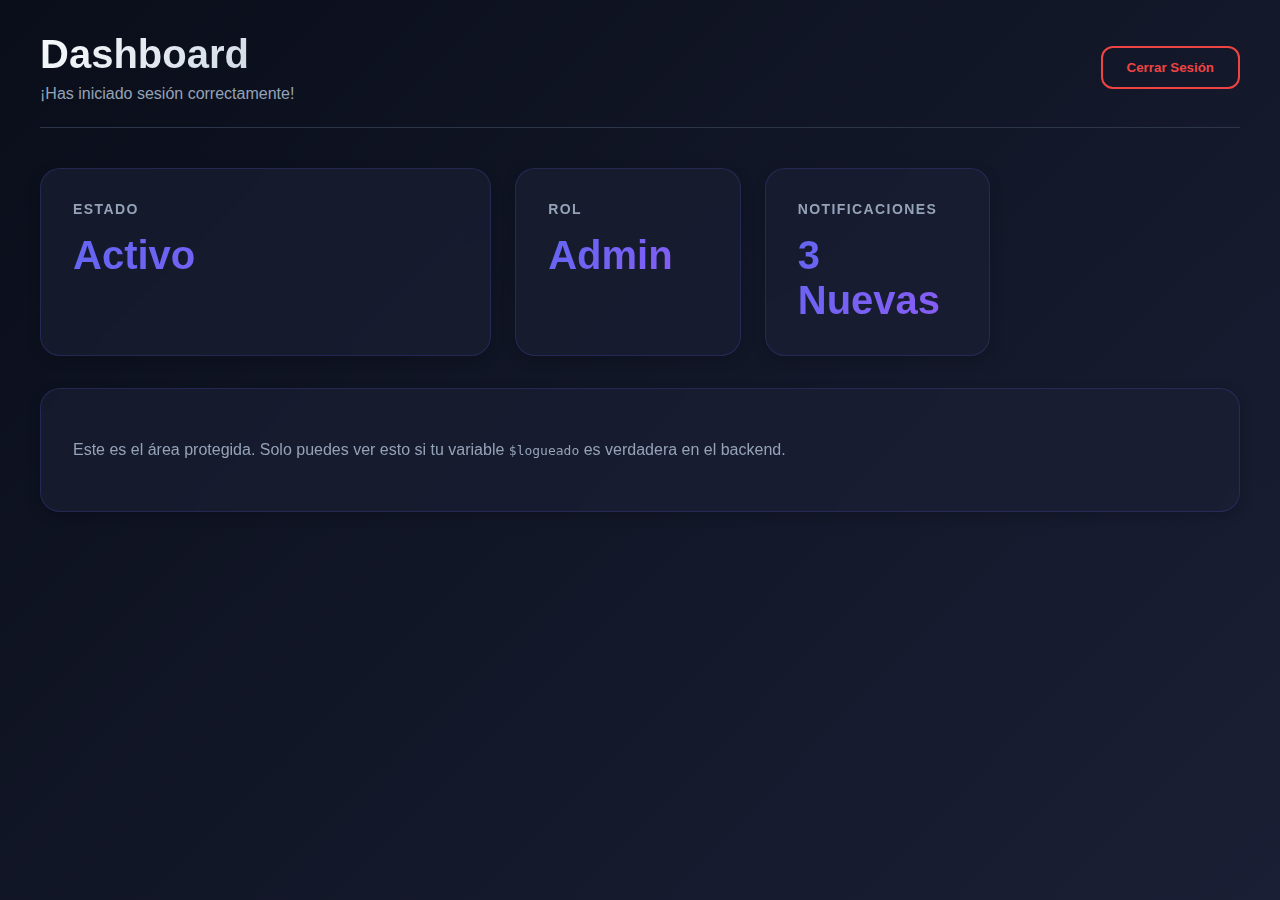
<file: Frontend/index.html>
<!DOCTYPE html>
<html lang="es">

<head>
    <meta charset="UTF-8">
    <meta name="viewport" content="width=device-width, initial-scale=1.0">
    <title>Dashboard</title>
    <link rel="stylesheet" href="style.css">
</head>

<body class="dashboard-page">
    <div class="container">
        <div class="dashboard-header">
            <div class="welcome-text">
                <h1>Dashboard</h1>
                <p>¡Has iniciado sesión correctamente!</p>
            </div>
            <!-- Opcional: Enlace para cerrar sesión que apunte a un script de logout -->
            <button class="btn-logout" onclick="logout()">Cerrar Sesión</button>
        </div>

        <div class="card-grid">
            <div class="card">
                <h3>Estado</h3>
                <div class="value">Activo</div>
            </div>
            <div class="card">
                <h3>Rol</h3>
                <div class="value">Admin</div>
            </div>
            <div class="card">
                <h3>Notificaciones</h3>
                <div class="value">3 Nuevas</div>
            </div>
        </div>

        <div class="card">
            <p style="color: var(--muted-color); line-height: 1.6;">
                Este es el área protegida. Solo puedes ver esto si tu variable <code>$logueado</code> es verdadera en el
                backend.
            </p>
        </div>
    </div>
    <script src="script.js"></script>
</body>

</html>
</file>
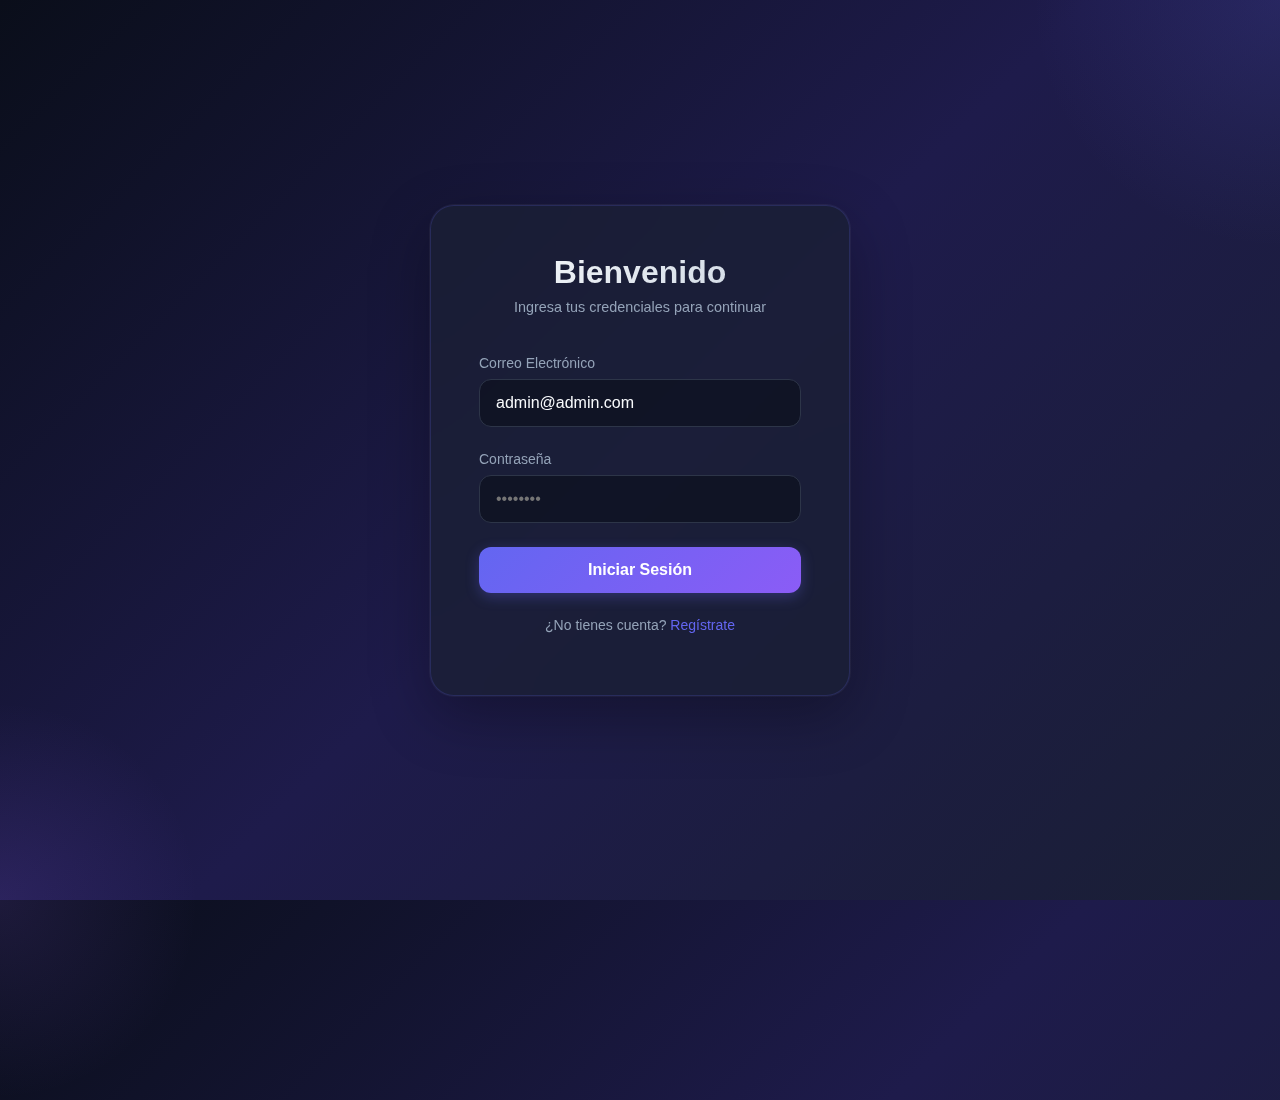
<file: Frontend/login.html>
<!DOCTYPE html>
<html lang="es">

<head>
    <meta charset="UTF-8">
    <meta name="viewport" content="width=device-width, initial-scale=1.0">
    <title>Iniciar Sesión</title>
    <link rel="stylesheet" href="style.css">
</head>

<body class="login-page">
    <div class="login-card">
        <div class="login-header">
            <h1>Bienvenido</h1>
            <p>Ingresa tus credenciales para continuar</p>
        </div>

        <!-- El action se maneja via JS -->
        <form id="loginForm">
            <div class="form-group">
                <label for="email" class="form-label">Correo Electrónico</label>
                <input type="email" id="email" name="email" class="form-input" value="admin@admin.com" required>
            </div>

            <div class="form-group">
                <label for="password" class="form-label">Contraseña</label>
                <input type="password" id="password" name="password" class="form-input" placeholder="••••••••" required>
            </div>

            <button type="submit" class="btn">Iniciar Sesión</button>
        </form>

        <div class="footer-text">
            <p>¿No tienes cuenta? <a href="#">Regístrate</a></p>
        </div>
    </div>
    <script src="script.js"></script>
</body>

</html>
</file>
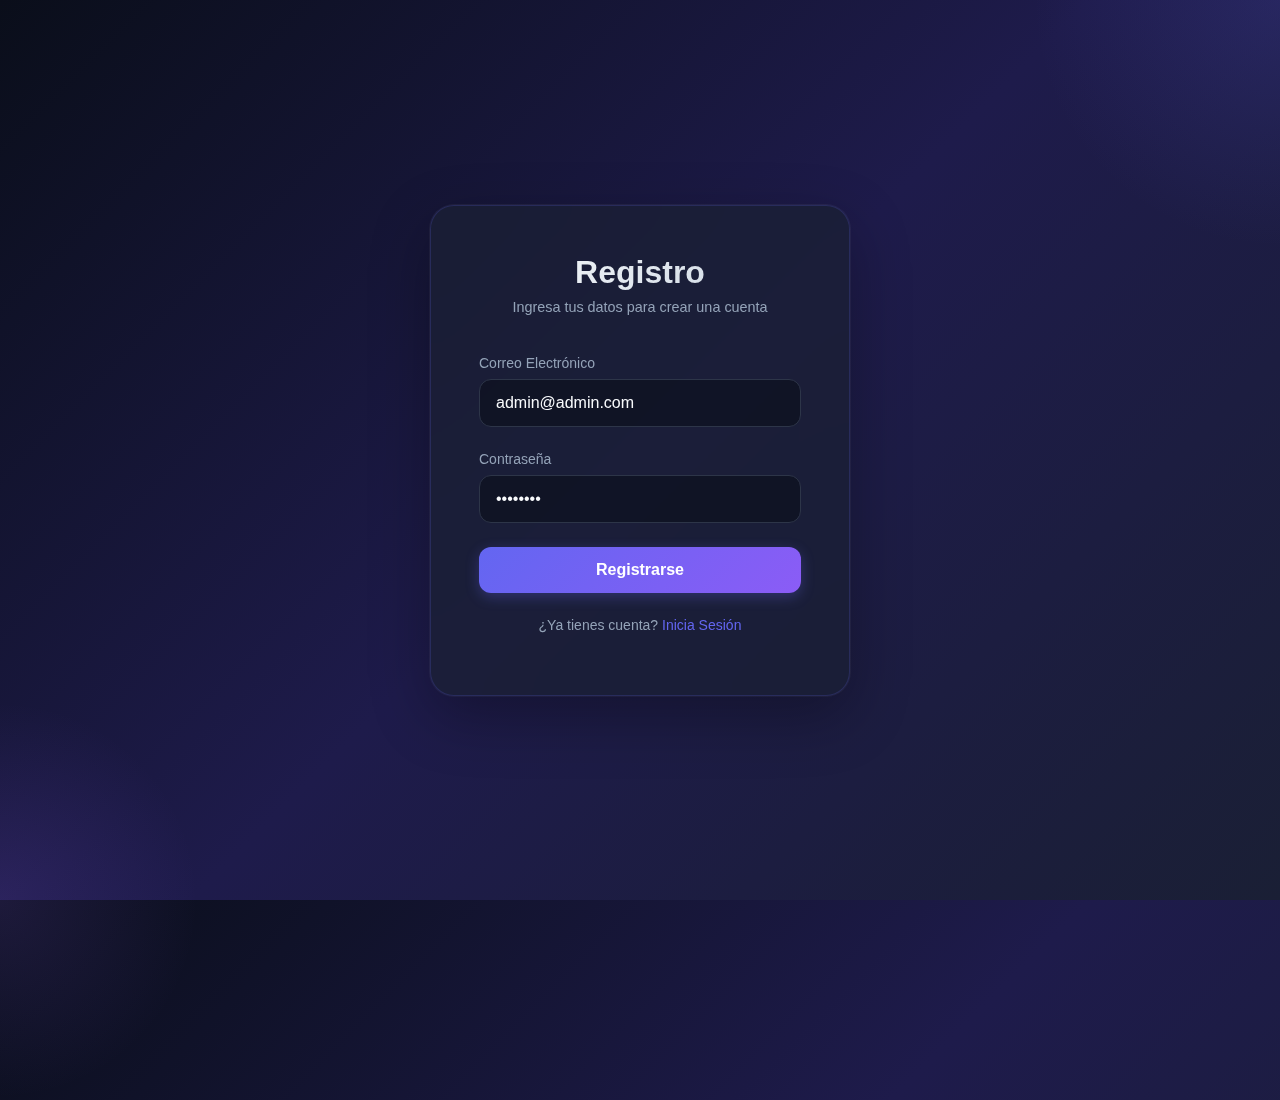
<file: Frontend/register.html>
<!DOCTYPE html>
<html lang="es">

<head>
    <meta charset="UTF-8">
    <meta name="viewport" content="width=device-width, initial-scale=1.0">
    <title>Registro</title>
    <link rel="stylesheet" href="../Frontend/style.css">
</head>

<body class="login-page">
    <div class="login-card">
        <div class="login-header">
            <h1>Registro</h1>
            <p>Ingresa tus datos para crear una cuenta</p>
        </div>

        <!-- El action se maneja via JS -->
        <form id="registerForm">
            <div class="form-group">
                <label for="email" class="form-label">Correo Electrónico</label>
                <input type="email" id="email" name="email" class="form-input" value="admin@admin.com" required>
            </div>

            <div class="form-group">
                <label for="password" class="form-label">Contraseña</label>
                <input type="password" id="password" name="password" class="form-input" placeholder="••••••••"
                    value="admin123" required>
            </div>

            <button type="button" class="btn" id="registerButton" onclick="register()">Registrarse</button>
        </form>

        <div class="footer-text">
            <p>¿Ya tienes cuenta? <a href="login.html">Inicia Sesión</a></p>
        </div>
    </div>
    <script src="../Frontend/script.js"></script>
</body>

</html>
</file>
<file: Frontend/style.css>
:root {
    --bg-color: #0a0e1a;
    --card-bg: #1a1f35;
    --text-color: #f8fafc;
    --muted-color: #94a3b8;
    --accent-color: #6366f1;
    --accent-hover: #4f46e5;
    --success-color: #10b981;
    --success-hover: #059669;
    --danger-color: #ef4444;
    --border-color: #2d3548;
    --gradient-start: #6366f1;
    --gradient-end: #8b5cf6;
}

* {
    box-sizing: border-box;
}

body {
    font-family: 'Inter', -apple-system, BlinkMacSystemFont, 'Segoe UI', sans-serif;
    background: linear-gradient(135deg, #0a0e1a 0%, #1a1f35 100%);
    color: var(--text-color);
    margin: 0;
    min-height: 100vh;
}

/* Page Specific Body Styles */
body.login-page {
    display: flex;
    justify-content: center;
    align-items: center;
    min-height: 100vh;
    background: linear-gradient(135deg, #0a0e1a 0%, #1e1b4b 50%, #1a1f35 100%);
    position: relative;
    position: relative;
    overflow-y: auto;
    /* Allow scrolling if content is tall */
    overflow-x: hidden;
}

body.login-page::before {
    content: '';
    position: absolute;
    width: 500px;
    height: 500px;
    background: radial-gradient(circle, rgba(99, 102, 241, 0.15) 0%, transparent 70%);
    border-radius: 50%;
    top: -250px;
    right: -250px;
    animation: pulse 8s ease-in-out infinite;
}

body.login-page::after {
    content: '';
    position: absolute;
    width: 400px;
    height: 400px;
    background: radial-gradient(circle, rgba(139, 92, 246, 0.15) 0%, transparent 70%);
    border-radius: 50%;
    bottom: -200px;
    left: -200px;
    animation: pulse 10s ease-in-out infinite;
}

@keyframes pulse {

    0%,
    100% {
        transform: scale(1);
        opacity: 0.5;
    }

    50% {
        transform: scale(1.1);
        opacity: 0.8;
    }
}

body.dashboard-page {
    padding: 2rem;
    background: linear-gradient(135deg, #0a0e1a 0%, #1a1f35 100%);
}

/* Common Components */
.btn {
    display: block;
    width: 100%;
    padding: 0.875rem 1.5rem;
    background: linear-gradient(135deg, var(--gradient-start) 0%, var(--gradient-end) 100%);
    color: white;
    border: none;
    border-radius: 0.75rem;
    font-size: 1rem;
    font-weight: 600;
    cursor: pointer;
    transition: all 0.3s cubic-bezier(0.4, 0, 0.2, 1);
    box-shadow: 0 4px 14px 0 rgba(99, 102, 241, 0.3);
    position: relative;
    overflow: hidden;
}

.btn::before {
    content: '';
    position: absolute;
    top: 0;
    left: -100%;
    width: 100%;
    height: 100%;
    background: linear-gradient(90deg, transparent, rgba(255, 255, 255, 0.2), transparent);
    transition: left 0.5s;
}

.btn:hover::before {
    left: 100%;
}

.btn:hover {
    transform: translateY(-2px);
    box-shadow: 0 6px 20px 0 rgba(99, 102, 241, 0.4);
}

.btn:active {
    transform: translateY(0);
}

/* Login Page Styles */
.login-card {
    background: rgba(26, 31, 53, 0.8);
    backdrop-filter: blur(20px);
    padding: 3rem;
    border-radius: 1.5rem;
    box-shadow: 0 20px 60px rgba(0, 0, 0, 0.3),
        0 0 0 1px rgba(255, 255, 255, 0.05);
    width: 100%;
    max-width: 420px;
    border: 1px solid rgba(99, 102, 241, 0.2);
    position: relative;
    z-index: 1;
    animation: slideUp 0.5s ease-out;
}

@keyframes slideUp {
    from {
        opacity: 0;
        transform: translateY(30px);
    }

    to {
        opacity: 1;
        transform: translateY(0);
    }
}

.login-header {
    text-align: center;
    margin-bottom: 2.5rem;
}

.login-header h1 {
    font-size: 2rem;
    font-weight: 700;
    margin: 0 0 0.5rem 0;
    background: linear-gradient(135deg, #f8fafc 0%, #cbd5e1 100%);
    -webkit-background-clip: text;
    -webkit-text-fill-color: transparent;
    background-clip: text;
}

.login-header p {
    color: var(--muted-color);
    margin: 0;
    font-size: 0.9rem;
}

.form-group {
    margin-bottom: 1.5rem;
}

.form-label {
    display: block;
    margin-bottom: 0.5rem;
    font-size: 0.875rem;
    font-weight: 500;
    color: var(--muted-color);
}

.form-input {
    width: 100%;
    padding: 0.875rem 1rem;
    background-color: rgba(10, 14, 26, 0.6);
    border: 1px solid var(--border-color);
    border-radius: 0.75rem;
    color: var(--text-color);
    font-size: 1rem;
    transition: all 0.3s ease;
}

.form-input:focus {
    outline: none;
    border-color: var(--accent-color);
    background-color: rgba(10, 14, 26, 0.8);
    box-shadow: 0 0 0 4px rgba(99, 102, 241, 0.15);
}

.footer-text {
    text-align: center;
    margin-top: 1.5rem;
    font-size: 0.875rem;
    color: var(--muted-color);
}

.footer-text a {
    color: var(--accent-color);
    text-decoration: none;
    font-weight: 500;
    transition: color 0.2s;
}

.footer-text a:hover {
    color: var(--accent-hover);
    text-decoration: underline;
}

/* Dashboard Page Styles */
.container {
    max-width: 1200px;
    margin: 0 auto;
}

.dashboard-header {
    display: flex;
    justify-content: space-between;
    align-items: center;
    margin-bottom: 2.5rem;
    padding-bottom: 1.5rem;
    border-bottom: 1px solid var(--border-color);
}

.welcome-text h1 {
    font-size: 2.5rem;
    font-weight: 700;
    margin: 0;
    background: linear-gradient(135deg, #f8fafc 0%, #cbd5e1 100%);
    -webkit-background-clip: text;
    -webkit-text-fill-color: transparent;
    background-clip: text;
}

.welcome-text p {
    color: var(--muted-color);
    margin: 0.5rem 0 0 0;
    font-size: 1rem;
}

.card-grid {
    display: grid;
    /* First card takes 2x space of others */
    grid-template-columns: 2fr 1fr 1fr 1fr;
    gap: 1.5rem;
    margin-bottom: 2rem;
}

@media (max-width: 1024px) {
    .card-grid {
        grid-template-columns: 1fr 1fr;
        /* 2x2 grid on tablets */
    }

    .card:first-child {
        grid-column: span 2;
        /* Make first card span full width on tablets if desired, or just simple grid */
    }
}

@media (max-width: 640px) {
    .card-grid {
        grid-template-columns: 1fr;
        /* Stack on mobile */
    }

    .card:first-child {
        grid-column: span 1;
    }
}

.card {
    background: rgba(26, 31, 53, 0.6);
    backdrop-filter: blur(10px);
    padding: 2rem;
    border-radius: 1.25rem;
    border: 1px solid rgba(99, 102, 241, 0.2);
    transition: all 0.3s ease;
    box-shadow: 0 4px 14px rgba(0, 0, 0, 0.2);
}

.card:hover {
    transform: translateY(-5px);
    box-shadow: 0 12px 24px rgba(99, 102, 241, 0.2);
    border-color: rgba(99, 102, 241, 0.4);
}

.card h3 {
    margin-top: 0;
    margin-bottom: 1rem;
    color: var(--muted-color);
    font-size: 0.875rem;
    text-transform: uppercase;
    letter-spacing: 0.1em;
    font-weight: 600;
}

.card .value {
    font-size: 2.5rem;
    font-weight: 700;
    background: linear-gradient(135deg, var(--gradient-start) 0%, var(--gradient-end) 100%);
    -webkit-background-clip: text;
    -webkit-text-fill-color: transparent;
    background-clip: text;
}

.btn-logout {
    padding: 0.75rem 1.5rem;
    background-color: transparent;
    color: var(--danger-color);
    border: 2px solid var(--danger-color);
    border-radius: 0.75rem;
    text-decoration: none;
    font-weight: 600;
    transition: all 0.3s ease;
    cursor: pointer;
}

.btn-logout:hover {
    background-color: var(--danger-color);
    color: white;
    transform: translateY(-2px);
    box-shadow: 0 4px 12px rgba(239, 68, 68, 0.3);
}

/* Responsive Design */
@media (max-width: 768px) {
    .login-card {
        padding: 2rem;
        margin: 1rem;
    }

    .dashboard-header {
        flex-direction: column;
        align-items: flex-start;
        gap: 1rem;
    }

    .card-grid {
        grid-template-columns: 1fr;
    }
}
</file>
